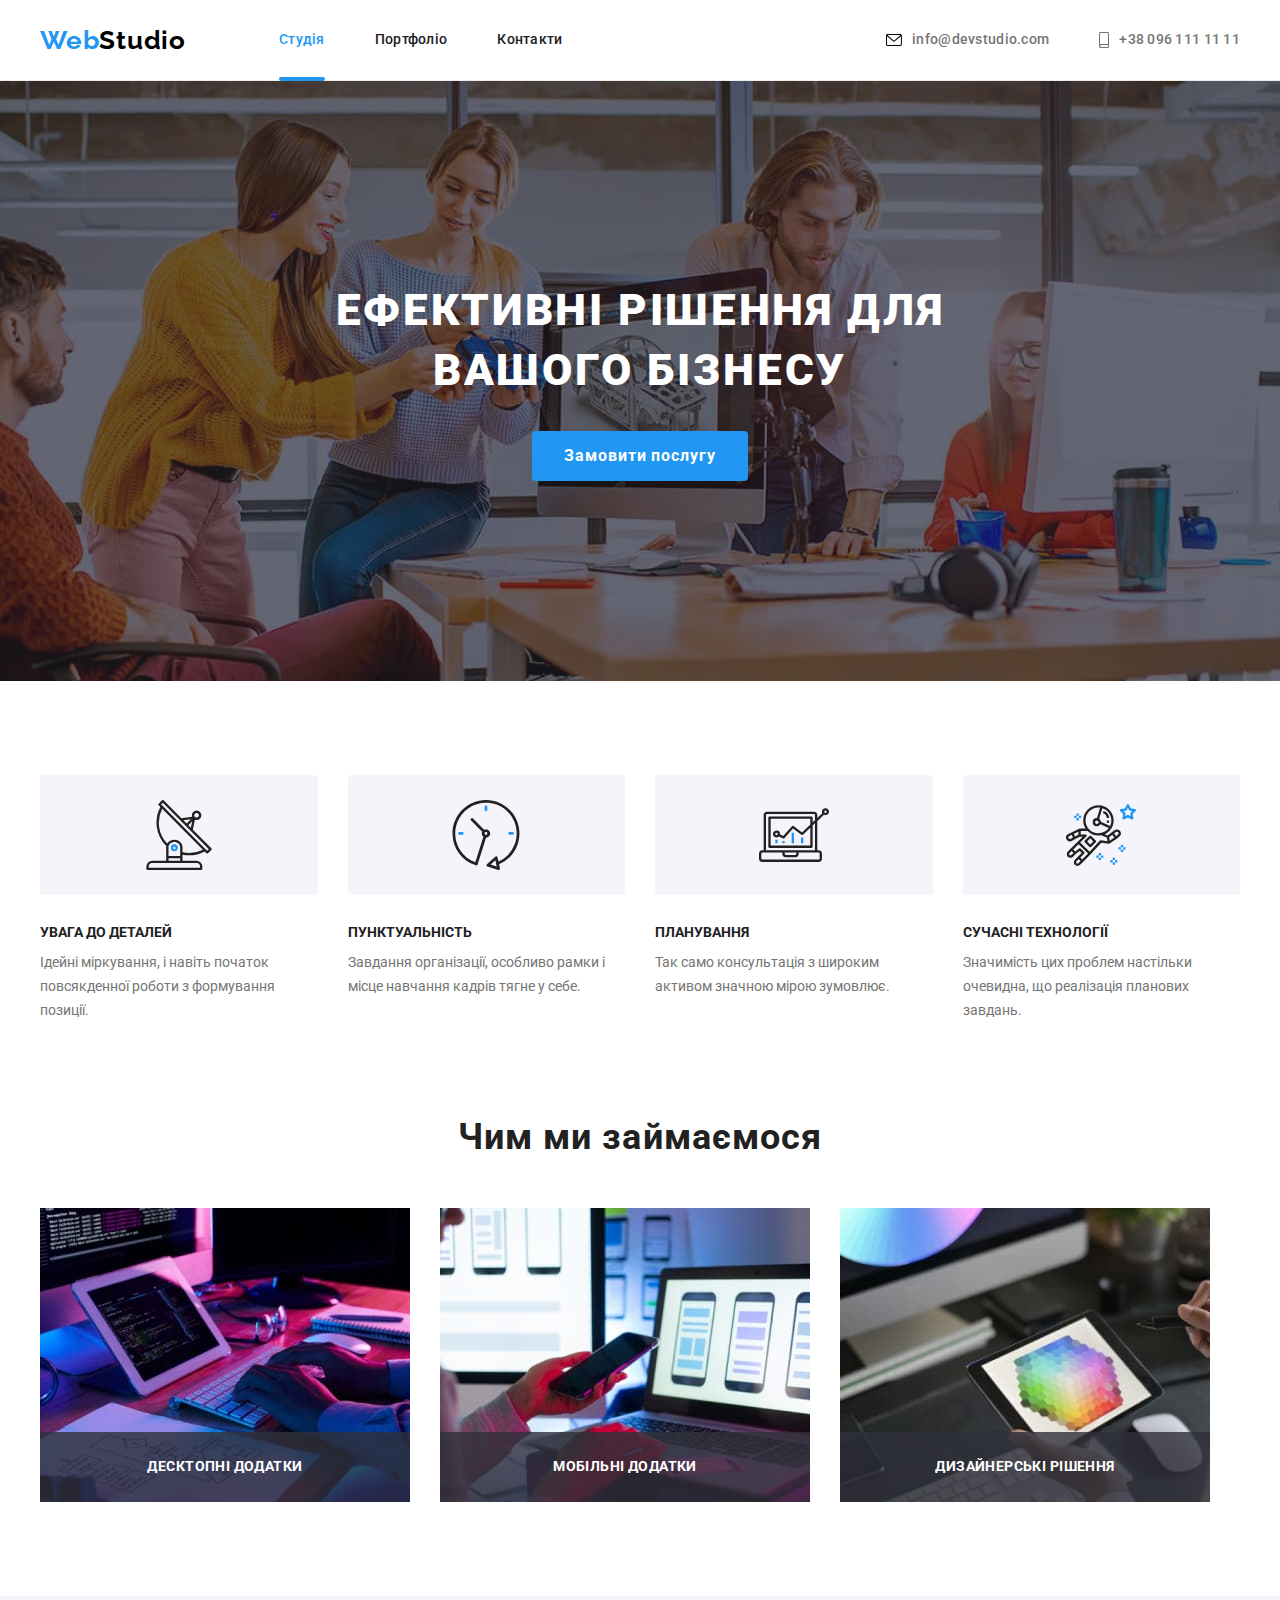
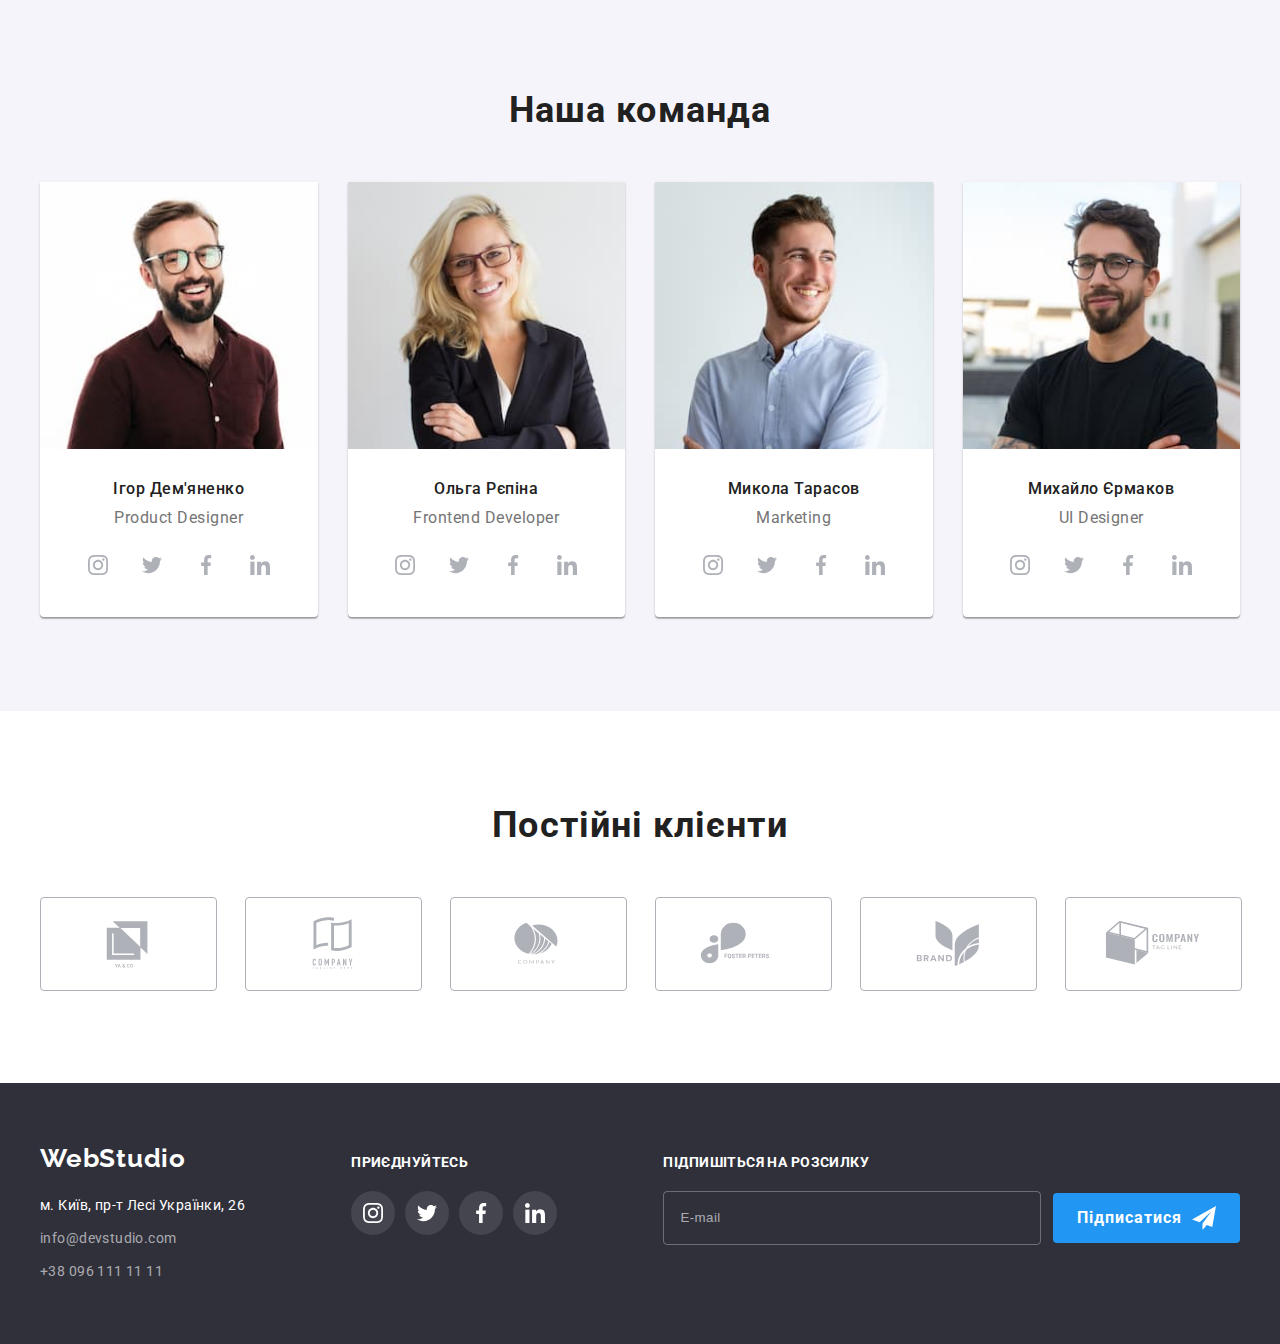
<file: index.html>
<!DOCTYPE html>
<html lang="uk">
  <head>
    <meta charset="UTF-8" />
    <meta http-equiv="X-UA-Compatible" content="IE=edge" />
    <meta name="viewport" content="width=device-width, initial-scale=1.0" />
    <title>WebStudio</title>
    <link
      rel="stylesheet"
      href="https://cdnjs.cloudflare.com/ajax/libs/modern-normalize/1.1.0/modern-normalize.min.css"
      integrity="sha512-wpPYUAdjBVSE4KJnH1VR1HeZfpl1ub8YT/NKx4PuQ5NmX2tKuGu6U/JRp5y+Y8XG2tV+wKQpNHVUX03MfMFn9Q=="
      crossorigin="anonymous"
      referrerpolicy="no-referrer"
    />
    <link rel="stylesheet" href="./css/main.min.css" />
    <link rel="preconnect" href="https://fonts.googleapis.com" />
    <link rel="preconnect" href="https://fonts.gstatic.com" crossorigin />
    <link
      href="https://fonts.googleapis.com/css2?family=Raleway:wght@700&family=Roboto:wght@400;500;700;900&display=swap"
      rel="stylesheet"
    />
  </head>
  <body>
    <header class="header">
      <div class="container header__container">
        <nav class="navigation header__navigation">
          <a href="#" class="logo header__logo"
            ><span class="logo__web">Web</span>Studio</a
          >
          <ul class="menu list">
            <li><a href="#" class="menu__link active">Студія</a></li>
            <li><a href="./portfolio.html" class="menu__link">Портфоліо</a></li>
            <li><a href="#" class="menu__link">Контакти</a></li>
          </ul>
        </nav>
        <ul class="contact list">
          <li>
            <a class="contact__link" href="mailto:info@devstudio.com"
              ><svg class="contact__icon" width="16" height="12">
                <use href="./images/symbol-defs.svg#icon-envelope"></use></svg
              >info@devstudio.com</a
            >
          </li>
          <li>
            <a class="contact__link" href="tel:+380961111111"
              ><svg class="contacts__icon" width="10" height="16">
                <use href="./images/symbol-defs.svg#icon-smartphone"></use></svg
              >+38 096 111 11 11</a
            >
          </li>
        </ul>
        <button class="menu-open" type="button" data-menu-open>
          <svg width="24" height="17">
            <use href="./images/symbol-defs.svg#icon-burger"></use>
          </svg>
        </button>
      </div>
      <div class="mob-menu is-hidden" data-menu>
        <div class="container">
          <div class="mob-menu-top">
            <button class="menu-close" type="button" data-menu-close>
              <svg width="19" height="19">
                <use href="./images/symbol-defs.svg#icon-menu-close"></use>
              </svg>
            </button>
            <ul class="mob-menu-list list">
              <li><a href="#" class="mob-menu-list__link active">Студія</a></li>
              <li>
                <a href="./portfolio.html" class="mob-menu-list__link"
                  >Портфоліо</a
                >
              </li>
              <li><a href="#" class="mob-menu-list__link">Контакти</a></li>
            </ul>
          </div>
          <div class="mob-menu-bottom">
            <ul class="mob-menu-contact list">
              <li>
                <a class="mob-menu-contact__tel" href="tel:+380961111111"
                  >+38 096 111 11 11</a
                >
              </li>
              <li>
                <a
                  class="mob-menu-contact__mail"
                  href="mailto:info@devstudio.com"
                  >info@devstudio.com</a
                >
              </li>
            </ul>
            <ul class="mob-menu-soc-list list">
              <li class="mob-menu-soc-item">
                <a
                  class="mob-menu-soc-link"
                  href="https://www.instagram.com/"
                  target="_blank"
                  rel="noopener noreferrer nofolow"
                  >Instagram</a
                >
              </li>
              <li class="mob-menu-soc-item">
                <a
                  class="mob-menu-soc-link"
                  href="https://twitter.com/?lang=uk"
                  target="_blank"
                  rel="noopener noreferrer nofolow"
                  >Twitter</a
                >
              </li>
              <li class="mob-menu-soc-item">
                <a
                  class="mob-menu-soc-link"
                  href="https://www.facebook.com/"
                  target="_blank"
                  rel="noopener noreferrer nofolow"
                  >Facebook</a
                >
              </li>
              <li class="mob-menu-soc-item">
                <a
                  class="mob-menu-soc-link"
                  href="https://www.linkedin.com/"
                  target="_blank"
                  rel="noopener noreferrer nofolow"
                  >LinkedIn</a
                >
              </li>
            </ul>
          </div>
        </div>
      </div>
    </header>
    <main class="main">
      <section class="hero margin__hero">
        <div>
          <h1 class="hero-title">Ефективні рішення для вашого бізнесу</h1>
          <button class="button" type="button" data-modal-open>
            Замовити послугу
          </button>
        </div>
      </section>
      <section class="benefits">
        <div class="container">
          <h2 class="visualy-hidden">Наші переваги</h2>
          <ul class="benefits-list">
            <li class="benefits-item">
              <h3 class="benefits-title">УВАГА ДО ДЕТАЛЕЙ</h3>
              <p class="benefits-description">
                Ідейні міркування, і навіть початок повсякденної роботи з
                формування позиції.
              </p>
            </li>
            <li class="benefits-item">
              <h3 class="benefits-title">ПУНКТУАЛЬНІСТЬ</h3>
              <p class="benefits-description">
                Завдання організації, особливо рамки і місце навчання кадрів
                тягне у себе.
              </p>
            </li>
            <li class="benefits-item">
              <h3 class="benefits-title">ПЛАНУВАННЯ</h3>
              <p class="benefits-description">
                Так само консультація з широким активом значною мірою зумовлює.
              </p>
            </li>
            <li class="benefits-item">
              <h3 class="benefits-title">СУЧАСНІ ТЕХНОЛОГІЇ</h3>
              <p class="benefits-description">
                Значимість цих проблем настільки очевидна, що реалізація
                планових завдань.
              </p>
            </li>
          </ul>
        </div>
      </section>
      <section class="projects">
        <div class="container">
          <h2 class="projects-title">Чим ми займаємося</h2>
          <ul class="projects-list">
            <li class="projects-item">
              <img
                srcset="
                  ./images/desktop-apps.jpg    1x,
                  ./images/desktop-apps-2x.jpg 2x
                "
                src="./images/desktop-apps.jpg"
                alt="Десктопні додатки"
                width="370"
              />
              <p class="projects-description">десктопні додатки</p>
            </li>
            <li class="projects-item">
              <img
                srcset="
                  ./images/mobile-apps.jpg    1x,
                  ./images/mobile-apps-2x.jpg 2x
                "
                src="./images/mobile-apps.jpg"
                alt="Мобільні додатки"
                width="370"
              />
              <p class="projects-description">мобільні додатки</p>
            </li>
            <li class="projects-item">
              <img
                srcset="
                  ./images/design-solutions.jpg    1x,
                  ./images/design-solutions-2x.jpg 2x
                "
                src="./images/design-solutions.jpg"
                alt="Дизайнерські рішення"
                width="370"
              />
              <p class="projects-description">дизайнерські рішення</p>
            </li>
          </ul>
        </div>
      </section>
      <section class="team">
        <div class="container">
          <h2 class="team-title">Наша команда</h2>
          <ul class="team-list">
            <li class="team-item">
              <picture>
                <source
                  srcset="
                    ./images/ihor-demianenko.jpg    1x,
                    ./images/ihor-demianenko-2x.jpg 2x
                  "
                  media="(min-width: 1200px)"
                />
                <source
                  srcset="
                    ./images/ihor-demianenko-tab.jpg    1x,
                    ./images/ihor-demianenko-tab-2x.jpg 2x
                  "
                  media="(min-width: 768px)"
                />
                <source
                  srcset="
                    ./images/ihor-demianenko-mob.jpg    1x,
                    ./images/ihor-demianenko-mob-2x.jpg 2x
                  "
                  media="(min-width: 320px)"
                />
                <img
                  src="./images/ihor-demianenko.jpg"
                  alt="Ігор Дем'яненко"
                  width="450"
                />
              </picture>
              <div>
                <h3 class="team-member">Ігор Дем'яненко</h3>
                <p lang="en" class="team-member-description">
                  Product Designer
                </p>
                <ul class="team-soc-list">
                  <li class="team-soc-list-item">
                    <a
                      class="team-soc-link"
                      href="https://www.instagram.com/"
                      target="_blank"
                      rel="noopener noreferrer nofolow"
                      ><svg class="team-soc-icon" width="20" height="20">
                        <use
                          href="./images/symbol-defs.svg#icon-instagram"
                        ></use></svg
                    ></a>
                  </li>
                  <li class="team-soc-list-item">
                    <a
                      class="team-soc-link"
                      href="https://twitter.com/?lang=uk"
                      target="_blank"
                      rel="noopener noreferrer nofolow"
                      ><svg class="team-soc-icon" width="20" height="20">
                        <use
                          href="./images/symbol-defs.svg#icon-twitter"
                        ></use></svg
                    ></a>
                  </li>
                  <li class="team-soc-list-item">
                    <a
                      class="team-soc-link"
                      href="https://www.facebook.com/"
                      target="_blank"
                      rel="noopener noreferrer nofolow"
                      ><svg class="team-soc-icon" width="20" height="20">
                        <use
                          href="./images/symbol-defs.svg#icon-facebook"
                        ></use></svg
                    ></a>
                  </li>
                  <li class="team-soc-list-item">
                    <a
                      class="team-soc-link"
                      href="https://www.linkedin.com/"
                      target="_blank"
                      rel="noopener noreferrer nofolow"
                      ><svg class="team-soc-icon" width="20" height="20">
                        <use
                          href="./images/symbol-defs.svg#icon-linkedin"
                        ></use></svg
                    ></a>
                  </li>
                </ul>
              </div>
            </li>
            <li class="team-item">
              <picture>
                <source
                  srcset="
                    ./images/olha-repina.jpg    1x,
                    ./images/olha-repina-2x.jpg 2x
                  "
                  media="(min-width: 1200px)"
                />
                <source
                  srcset="
                    ./images/olha-repina-tab.jpg    1x,
                    ./images/olha-repina-tab-2x.jpg 2x
                  "
                  media="(min-width: 768px)"
                />
                <source
                  srcset="
                    ./images/olha-repina-mob.jpg    1x,
                    ./images/olha-repina-mob-2x.jpg 2x
                  "
                  media="(min-width: 320px)"
                />
                <img
                  src="./images/olha-repina.jpg"
                  alt="Ольга Рєпіна"
                  width="450"
                />
              </picture>
              <div>
                <h3 class="team-member">Ольга Рєпіна</h3>
                <p lang="en" class="team-member-description">
                  Frontend Developer
                </p>
                <ul class="team-soc-list">
                  <li class="team-soc-list-item">
                    <a
                      class="team-soc-link"
                      href="https://www.instagram.com/"
                      target="_blank"
                      rel="noopener noreferrer nofolow"
                      ><svg class="team-soc-icon" width="20" height="20">
                        <use
                          href="./images/symbol-defs.svg#icon-instagram"
                        ></use></svg
                    ></a>
                  </li>
                  <li class="team-soc-list-item">
                    <a
                      class="team-soc-link"
                      href="https://twitter.com/?lang=uk"
                      target="_blank"
                      rel="noopener noreferrer nofolow"
                      ><svg class="team-soc-icon" width="20" height="20">
                        <use
                          href="./images/symbol-defs.svg#icon-twitter"
                        ></use></svg
                    ></a>
                  </li>
                  <li class="team-soc-list-item">
                    <a
                      class="team-soc-link"
                      href="https://www.facebook.com/"
                      target="_blank"
                      rel="noopener noreferrer nofolow"
                      ><svg class="team-soc-icon" width="20" height="20">
                        <use
                          href="./images/symbol-defs.svg#icon-facebook"
                        ></use></svg
                    ></a>
                  </li>
                  <li class="team-soc-list-item">
                    <a
                      class="team-soc-link"
                      href="https://www.linkedin.com/"
                      target="_blank"
                      rel="noopener noreferrer nofolow"
                      ><svg class="team-soc-icon" width="20" height="20">
                        <use
                          href="./images/symbol-defs.svg#icon-linkedin"
                        ></use></svg
                    ></a>
                  </li>
                </ul>
              </div>
            </li>
            <li class="team-item">
              <picture>
                <source
                  srcset="
                    ./images/mykola-tarasov.jpg    1x,
                    ./images/mykola-tarasov-2x.jpg 2x
                  "
                  media="(min-width: 1200px)"
                />
                <source
                  srcset="
                    ./images/mykola-tarasov-tab.jpg    1x,
                    ./images/mykola-tarasov-tab-2x.jpg 2x
                  "
                  media="(min-width: 768px)"
                />
                <source
                  srcset="
                    ./images/mykola-tarasov-mob.jpg    1x,
                    ./images/mykola-tarasov-mob-2x.jpg 2x
                  "
                  media="(min-width: 320px)"
                />
                <img
                  src="./images/mykola-tarasov.jpg"
                  alt="Микола Тарасов"
                  width="450"
                />
              </picture>
              <div>
                <h3 class="team-member">Микола Тарасов</h3>
                <p lang="en" class="team-member-description">Marketing</p>
                <ul class="team-soc-list">
                  <li class="team-soc-list-item">
                    <a
                      class="team-soc-link"
                      href="https://www.instagram.com/"
                      target="_blank"
                      rel="noopener noreferrer nofolow"
                      ><svg class="team-soc-icon" width="20" height="20">
                        <use
                          href="./images/symbol-defs.svg#icon-instagram"
                        ></use></svg
                    ></a>
                  </li>
                  <li class="team-soc-list-item">
                    <a
                      class="team-soc-link"
                      href="https://twitter.com/?lang=uk"
                      target="_blank"
                      rel="noopener noreferrer nofolow"
                      ><svg class="team-soc-icon" width="20" height="20">
                        <use
                          href="./images/symbol-defs.svg#icon-twitter"
                        ></use></svg
                    ></a>
                  </li>
                  <li class="team-soc-list-item">
                    <a
                      class="team-soc-link"
                      href="https://www.facebook.com/"
                      target="_blank"
                      rel="noopener noreferrer nofolow"
                      ><svg class="team-soc-icon" width="20" height="20">
                        <use
                          href="./images/symbol-defs.svg#icon-facebook"
                        ></use></svg
                    ></a>
                  </li>
                  <li class="team-soc-list-item">
                    <a
                      class="team-soc-link"
                      href="https://www.linkedin.com/"
                      target="_blank"
                      rel="noopener noreferrer nofolow"
                      ><svg class="team-soc-icon" width="20" height="20">
                        <use
                          href="./images/symbol-defs.svg#icon-linkedin"
                        ></use></svg
                    ></a>
                  </li>
                </ul>
              </div>
            </li>
            <li class="team-item">
              <picture>
                <source
                  srcset="
                    ./images/myhailo-ermakov.jpg    1x,
                    ./images/myhailo-ermakov-2x.jpg 2x
                  "
                  media="(min-width: 1200px)"
                />
                <source
                  srcset="
                    ./images/myhailo-ermakov-tab.jpg    1x,
                    ./images/myhailo-ermakov-tab-2x.jpg 2x
                  "
                  media="(min-width: 768px)"
                />
                <source
                  srcset="
                    ./images/myhailo-ermakov-mob.jpg    1x,
                    ./images/myhailo-ermakov-mob-2x.jpg 2x
                  "
                  media="(min-width: 320px)"
                />
                <img
                  src="./images/myhailo-ermakov.jpg"
                  alt="Михайло Єрмаков"
                  width="450"
                />
              </picture>
              <div>
                <h3 class="team-member">Михайло Єрмаков</h3>
                <p lang="en" class="team-member-description">UI Designer</p>
                <ul class="team-soc-list">
                  <li class="team-soc-list-item">
                    <a
                      class="team-soc-link"
                      href="https://www.instagram.com/"
                      target="_blank"
                      rel="noopener noreferrer nofolow"
                      ><svg class="team-soc-icon" width="20" height="20">
                        <use
                          href="./images/symbol-defs.svg#icon-instagram"
                        ></use></svg
                    ></a>
                  </li>
                  <li class="team-soc-list-item">
                    <a
                      class="team-soc-link"
                      href="https://twitter.com/?lang=uk"
                      target="_blank"
                      rel="noopener noreferrer nofolow"
                      ><svg class="team-soc-icon" width="20" height="20">
                        <use
                          href="./images/symbol-defs.svg#icon-twitter"
                        ></use></svg
                    ></a>
                  </li>
                  <li class="team-soc-list-item">
                    <a
                      class="team-soc-link"
                      href="https://www.facebook.com/"
                      target="_blank"
                      rel="noopener noreferrer nofolow"
                      ><svg class="team-soc-icon" width="20" height="20">
                        <use
                          href="./images/symbol-defs.svg#icon-facebook"
                        ></use></svg
                    ></a>
                  </li>
                  <li class="team-soc-list-item">
                    <a
                      class="team-soc-link"
                      href="https://www.linkedin.com/"
                      target="_blank"
                      rel="noopener noreferrer nofolow"
                      ><svg class="team-soc-icon" width="20" height="20">
                        <use
                          href="./images/symbol-defs.svg#icon-linkedin"
                        ></use></svg
                    ></a>
                  </li>
                </ul>
              </div>
            </li>
          </ul>
        </div>
      </section>
      <section class="clients">
        <div class="container">
          <h2 class="clients-title">Постійні клієнти</h2>
          <ul class="clients-list">
            <li class="clients-item">
              <a
                class="clients-link"
                href="#"
                target="_blank"
                rel="noopener noreferrer nofolow"
              >
                <svg class="clients-icon" width="106" height="60">
                  <use href="./images/symbol-defs.svg#icon-company1"></use>
                </svg>
              </a>
            </li>
            <li class="clients-item">
              <a
                class="clients-link"
                href="#"
                target="_blank"
                rel="noopener noreferrer nofolow"
              >
                <svg class="clients-icon" width="106" height="60">
                  <use href="./images/symbol-defs.svg#icon-company2"></use>
                </svg>
              </a>
            </li>
            <li class="clients-item">
              <a
                class="clients-link"
                href="#"
                target="_blank"
                rel="noopener noreferrer nofolow"
              >
                <svg class="clients-icon" width="106" height="60">
                  <use href="./images/symbol-defs.svg#icon-company3"></use>
                </svg>
              </a>
            </li>
            <li class="clients-item">
              <a
                class="clients-link"
                href="#"
                target="_blank"
                rel="noopener noreferrer nofolow"
              >
                <svg class="clients-icon" width="106" height="60">
                  <use href="./images/symbol-defs.svg#icon-company4"></use>
                </svg>
              </a>
            </li>
            <li class="clients-item">
              <a
                class="clients-link"
                href="#"
                target="_blank"
                rel="noopener noreferrer nofolow"
              >
                <svg class="clients-icon" width="106" height="60">
                  <use href="./images/symbol-defs.svg#icon-company5"></use>
                </svg>
              </a>
            </li>
            <li class="clients-item">
              <a
                class="clients-link"
                href="#"
                target="_blank"
                rel="noopener noreferrer nofolow"
              >
                <svg class="clients-icon" width="106" height="60">
                  <use href="./images/symbol-defs.svg#icon-company6"></use>
                </svg>
              </a>
            </li>
          </ul>
        </div>
      </section>
    </main>
    <footer class="footer">
      <div class="container footer__container">
        <div class="adress-section margin__adress-section">
          <a href="#" class="adress-section__logo"><span>Web</span>Studio</a>
          <address class="address">
            <ul class="address__list">
              <li class="address__item">
                <a
                  href="https://goo.gl/maps/hwoyvG3h6WkW7fARA"
                  target="_blank"
                  rel="noopener noreferrer nofolow"
                  class="address__map-link"
                >
                  м. Київ, пр-т Лесі Українки, 26
                </a>
              </li>
              <li class="address__item">
                <a href="mailto:info@devstudio.com" class="address__link"
                  >info@devstudio.com</a
                >
              </li>
              <li class="address__item">
                <a href="tel:+380961111111" class="address__link"
                  >+38 096 111 11 11</a
                >
              </li>
            </ul>
          </address>
        </div>
        <div class="soc-section margin__soc-section">
          <p class="soc-section__description">приєднуйтесь</p>
          <ul class="social social__list">
            <li class="social__item">
              <a
                class="social__link"
                href="https://www.instagram.com/"
                target="_blank"
                rel="noopener noreferrer nofolow"
                ><svg width="20" height="20">
                  <use
                    href="./images/symbol-defs.svg#icon-instagram"
                  ></use></svg
              ></a>
            </li>
            <li class="social__item">
              <a
                class="social__link"
                href="https://twitter.com/?lang=uk"
                target="_blank"
                rel="noopener noreferrer nofolow"
                ><svg width="20" height="20">
                  <use href="./images/symbol-defs.svg#icon-twitter"></use></svg
              ></a>
            </li>
            <li class="social__item">
              <a
                class="social__link"
                href="https://www.facebook.com/"
                target="_blank"
                rel="noopener noreferrer nofolow"
                ><svg width="20" height="20">
                  <use href="./images/symbol-defs.svg#icon-facebook"></use></svg
              ></a>
            </li>
            <li class="social__item">
              <a
                class="social__link"
                href="https://www.linkedin.com/"
                target="_blank"
                rel="noopener noreferrer nofolow"
                ><svg width="20" height="20">
                  <use href="./images/symbol-defs.svg#icon-linkedin"></use></svg
              ></a>
            </li>
          </ul>
        </div>
        <div class="sub-section">
          <p class="sub-section__description">Підпишіться на розсилку</p>
          <div class="sub-form position__sub-form">
            <input class="sub-form__input" type="text" placeholder="E-mail" />
            <button class="button sub-form__button">
              Підписатися
              <svg width="24" height="24">
                <use href="./images/symbol-defs.svg#icon-plain"></use>
              </svg>
            </button>
          </div>
        </div>
      </div>
    </footer>
    <div class="backdrop is-hidden" data-modal>
      <div class="modal-window">
        <button class="close-modal" type="button" data-modal-close>
          <svg class="close-icon" width="18" height="18">
            <use href="./images/symbol-defs.svg#icon-close"></use>
          </svg>
        </button>
        <p class="modal-title">Залиште свої дані, ми вам передзвонимо</p>
        <form class="modal-form">
          <div class="modal-field">
            <label class="modal-lable" for="user-name">Ім'я</label>
            <div class="input-wrap">
              <input
                class="modal-input"
                type="text"
                name="user-name"
                id="user-name"
              />
              <svg class="modal-icon" width="18" height="18">
                <use href="./images/symbol-defs.svg#icon-user"></use>
              </svg>
            </div>
          </div>
          <div class="modal-field">
            <label class="modal-lable" for="user-tel">Телефон</label>
            <div class="input-wrap">
              <input
                class="modal-input"
                type="text"
                name="user-tel"
                id="user-tel"
              />
              <svg class="modal-icon" width="18" height="18">
                <use href="./images/symbol-defs.svg#icon-phone"></use>
              </svg>
            </div>
          </div>
          <div class="modal-field">
            <label class="modal-lable" for="user-email">Пошта</label>
            <div class="input-wrap">
              <input
                class="modal-input"
                type="text"
                name="user-email"
                id="user-email"
              />
              <svg class="modal-icon" width="18" height="18">
                <use href="./images/symbol-defs.svg#icon-email"></use>
              </svg>
            </div>
          </div>
          <div class="modal-textarea-wrap">
            <label class="modal-lable" for="user-comments">Коментар</label>
            <textarea
              class="modal-textarea"
              name="user-comments"
              placeholder="Введіть текст"
              id="user-comments"
            ></textarea>
          </div>
          <div class="modal-conditions-wrap">
            <input
              class="input-check visualy-hidden"
              type="checkbox"
              name="conditions"
              id="conditions"
            />
            <label class="form-conditions" for="conditions">
              <span>
                <svg width="16" height="15">
                  <use href="./images/symbol-defs.svg#icon-checkbox"></use>
                </svg>
              </span>
              Погоджуюся з розсилкою та приймаю
            </label>
            <a class="form-conditions-link" href="#">Умови договору</a>
          </div>
          <div class="modal-button-wrap">
            <button class="button modal" type="submit">Відправити</button>
          </div>
        </form>
      </div>
    </div>
    <script src="./js/modal.js"></script>
    <script src="./js/menu.js"></script>
  </body>
</html>
</file>
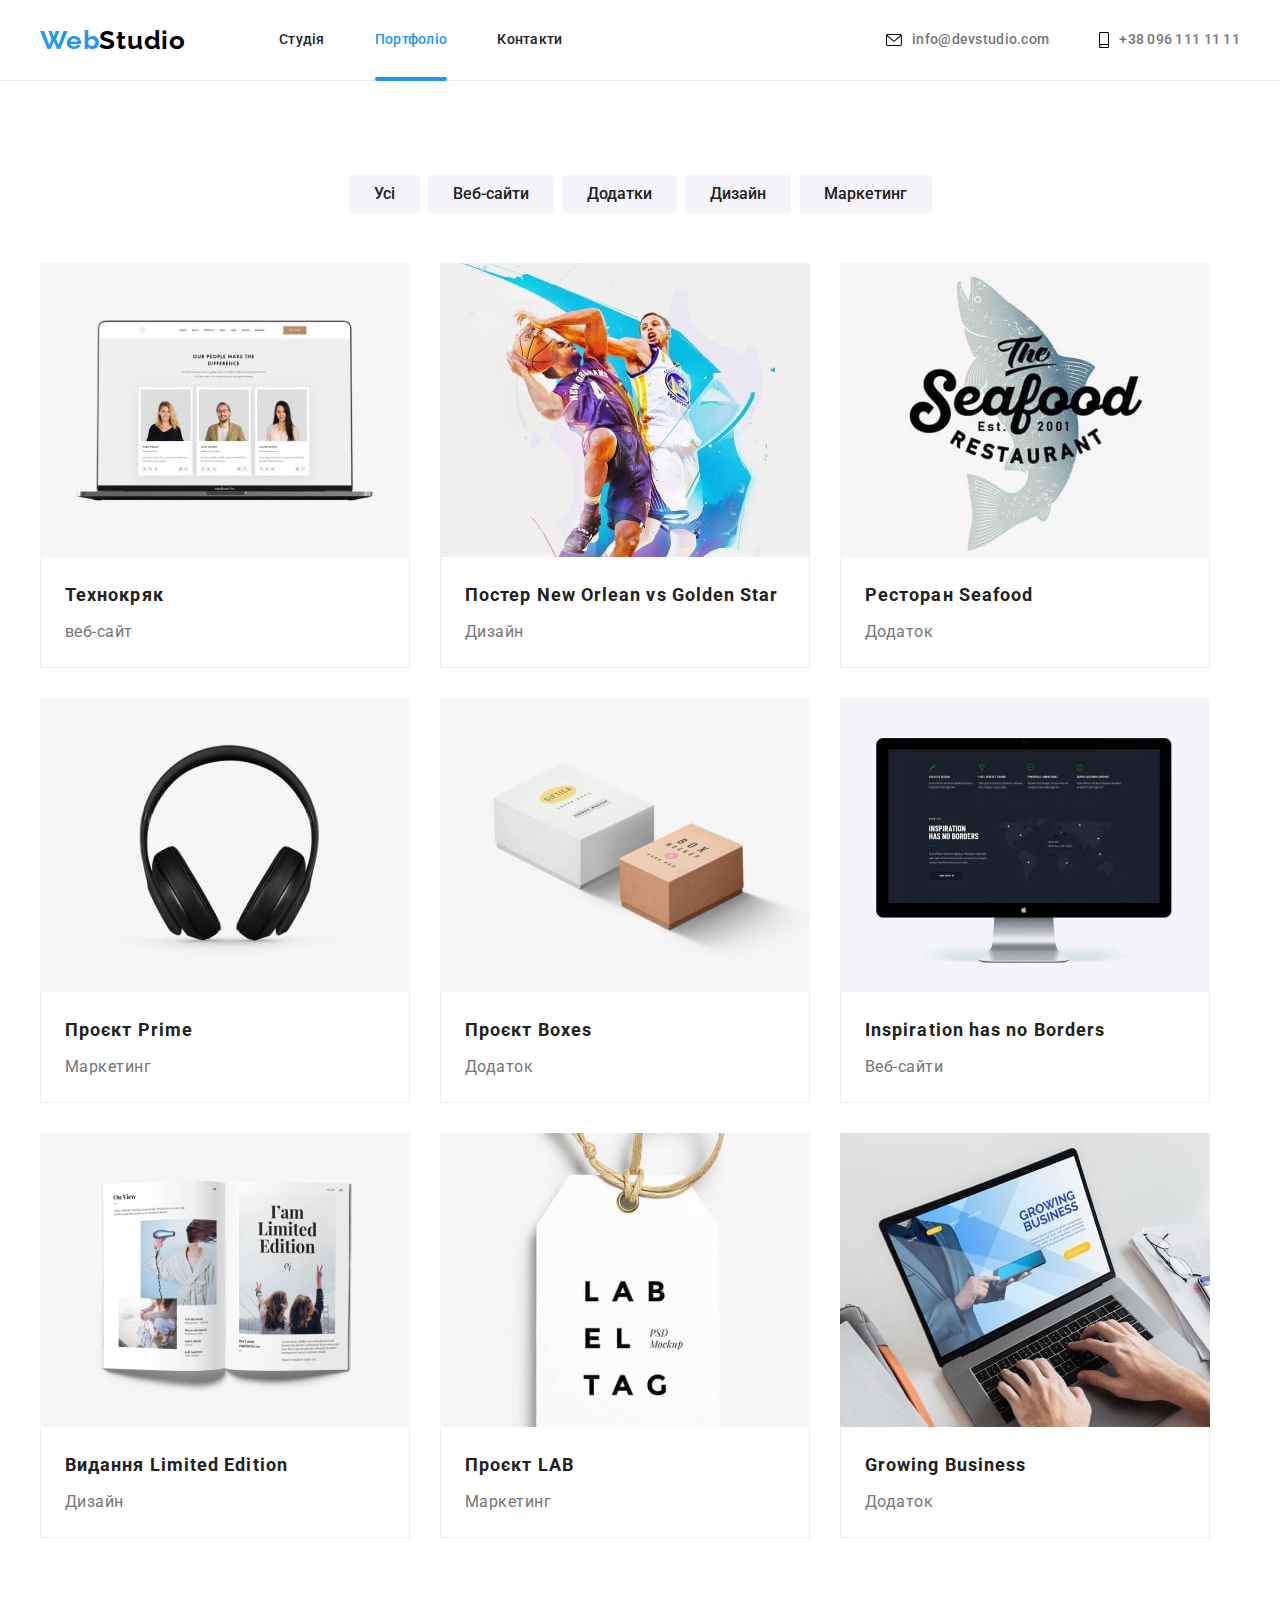
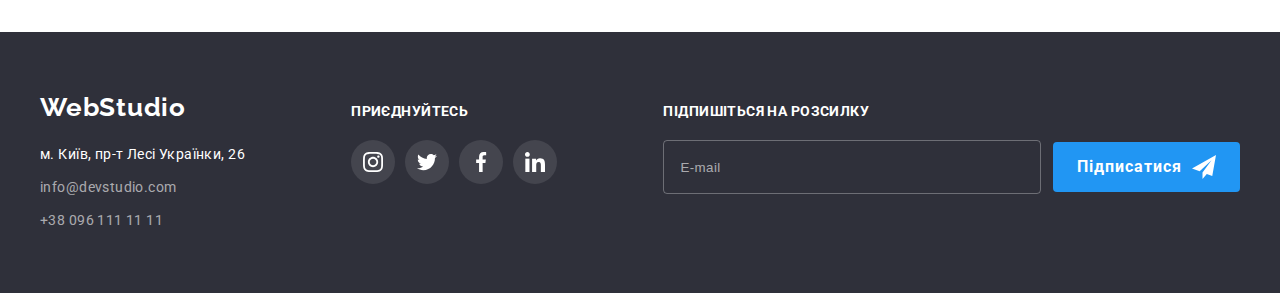
<file: portfolio.html>
<!DOCTYPE html>
<html lang="uk">
  <head>
    <meta charset="UTF-8" />
    <meta http-equiv="X-UA-Compatible" content="IE=edge" />
    <meta name="viewport" content="width=device-width, initial-scale=1.0" />
    <title>WebStudio</title>
    <link
      rel="stylesheet"
      href="https://cdnjs.cloudflare.com/ajax/libs/modern-normalize/1.1.0/modern-normalize.min.css"
      integrity="sha512-wpPYUAdjBVSE4KJnH1VR1HeZfpl1ub8YT/NKx4PuQ5NmX2tKuGu6U/JRp5y+Y8XG2tV+wKQpNHVUX03MfMFn9Q=="
      crossorigin="anonymous"
      referrerpolicy="no-referrer"
    />
    <link rel="stylesheet" href="./css/main.min.css" />
    <link rel="preconnect" href="https://fonts.googleapis.com" />
    <link rel="preconnect" href="https://fonts.gstatic.com" crossorigin />
    <link
      href="https://fonts.googleapis.com/css2?family=Raleway:wght@700&family=Roboto:wght@400;500;700;900&display=swap"
      rel="stylesheet"
    />
  </head>
  <body>
    <header class="header">
      <div class="container header__container">
        <nav class="navigation header__navigation">
          <a href="./index.html" class="logo header__logo"
            ><span class="logo__web">Web</span>Studio</a
          >
          <ul class="menu list">
            <li><a href="./index.html" class="menu__link">Студія</a></li>
            <li>
              <a href="./portfolio.html" class="menu__link active">Портфоліо</a>
            </li>
            <li><a href="#" class="menu__link">Контакти</a></li>
          </ul>
        </nav>
        <ul class="contact list">
          <li>
            <a class="contact__link" href="mailto:info@devstudio.com"
              ><svg class="contact__icon" width="16" height="12">
                <use href="./images/symbol-defs.svg#icon-envelope"></use></svg
              >info@devstudio.com</a
            >
          </li>
          <li>
            <a class="contact__link" href="tel:+380961111111"
              ><svg class="contact__icon" width="10" height="16">
                <use href="./images/symbol-defs.svg#icon-smartphone"></use></svg
              >+38 096 111 11 11</a
            >
          </li>
        </ul>
      </div>
    </header>
    <main class="main">
      <section class="portfolio">
        <div class="container">
          <ul class="filter-buttons">
            <li><button type="button" class="button-secondary">Усі</button></li>
            <li>
              <button type="button" class="button-secondary">Веб-сайти</button>
            </li>
            <li>
              <button type="button" class="button-secondary">Додатки</button>
            </li>
            <li>
              <button type="button" class="button-secondary">Дизайн</button>
            </li>
            <li>
              <button type="button" class="button-secondary">Маркетинг</button>
            </li>
          </ul>
          <ul class="portfolio-list">
            <li class="portfolio-item">
              <a
                class="portfolio-link"
                href="#"
                target="_blank"
                rel="noopener noreferrer nofolow"
              >
                <div class="portfolio-animation-box">
                  <img
                    src="./images/technocrack.jpg"
                    alt="Веб-сайт"
                    width="370"
                  />
                  <p class="overlay">
                    Ресурс пропонує комплексні пропозиції з різним рівнем
                    функціоналу та сервісів. Все це дозволить відвідувачу
                    отримати вичерпні відомості про компанію чи приватну особу.
                  </p>
                </div>
                <div class="portfolio-item-border">
                  <h2 class="portfolio-title">Технокряк</h2>
                  <p class="portfolio-description">веб-сайт</p>
                </div>
              </a>
            </li>
            <li class="portfolio-item">
              <a
                class="portfolio-link"
                href="#"
                target="_blank"
                rel="noopener noreferrer nofolow"
              >
                <div class="portfolio-animation-box">
                  <img src="./images/poster.jpg" alt="постер" width="370" />
                  <p class="overlay">
                    Ресурс пропонує комплексні пропозиції з різним рівнем
                    функціоналу та сервісів. Все це дозволить відвідувачу
                    отримати вичерпні відомості про компанію чи приватну особу.
                  </p>
                </div>
                <div class="portfolio-item-border">
                  <h2 class="portfolio-title">
                    Постер New Orlean vs Golden Star
                  </h2>
                  <p class="portfolio-description">Дизайн</p>
                </div>
              </a>
            </li>
            <li class="portfolio-item">
              <a
                class="portfolio-link"
                href="#"
                target="_blank"
                rel="noopener noreferrer nofolow"
              >
                <div class="portfolio-animation-box">
                  <img
                    src="./images/restaurant.jpg"
                    alt="лого ресторану"
                    width="370"
                  />
                  <p class="overlay">
                    Ресурс пропонує комплексні пропозиції з різним рівнем
                    функціоналу та сервісів. Все це дозволить відвідувачу
                    отримати вичерпні відомості про компанію чи приватну особу.
                  </p>
                </div>
                <div class="portfolio-item-border">
                  <h2 class="portfolio-title">Ресторан Seafood</h2>
                  <p class="portfolio-description">Додаток</p>
                </div>
              </a>
            </li>
            <li class="portfolio-item">
              <a
                class="portfolio-link"
                href="#"
                target="_blank"
                rel="noopener noreferrer nofolow"
              >
                <div class="portfolio-animation-box">
                  <img
                    src="./images/headphones.jpg"
                    alt="навушники"
                    width="370"
                  />
                  <p class="overlay">
                    Ресурс пропонує комплексні пропозиції з різним рівнем
                    функціоналу та сервісів. Все це дозволить відвідувачу
                    отримати вичерпні відомості про компанію чи приватну особу.
                  </p>
                </div>
                <div class="portfolio-item-border">
                  <h2 class="portfolio-title">Проєкт Prime</h2>
                  <p class="portfolio-description">Маркетинг</p>
                </div>
              </a>
            </li>
            <li class="portfolio-item">
              <a
                class="portfolio-link"
                href="#"
                target="_blank"
                rel="noopener noreferrer nofolow"
              >
                <div class="portfolio-animation-box">
                  <img src="./images/boxes.jpg" alt="коробочка" width="370" />
                  <p class="overlay">
                    Ресурс пропонує комплексні пропозиції з різним рівнем
                    функціоналу та сервісів. Все це дозволить відвідувачу
                    отримати вичерпні відомості про компанію чи приватну особу.
                  </p>
                </div>
                <div class="portfolio-item-border">
                  <h2 class="portfolio-title">Проєкт Boxes</h2>
                  <p class="portfolio-description">Додаток</p>
                </div>
              </a>
            </li>
            <li class="portfolio-item">
              <a
                class="portfolio-link"
                href="#"
                target="_blank"
                rel="noopener noreferrer nofolow"
              >
                <div class="portfolio-animation-box">
                  <img src="./images/web-site.jpg" alt="веб-сайт" width="370" />
                  <p class="overlay">
                    Ресурс пропонує комплексні пропозиції з різним рівнем
                    функціоналу та сервісів. Все це дозволить відвідувачу
                    отримати вичерпні відомості про компанію чи приватну особу.
                  </p>
                </div>
                <div class="portfolio-item-border">
                  <h2 class="portfolio-title">Inspiration has no Borders</h2>
                  <p class="portfolio-description">Веб-сайти</p>
                </div>
              </a>
            </li>
            <li class="portfolio-item">
              <a
                class="portfolio-link"
                href="#"
                target="_blank"
                rel="noopener noreferrer nofolow"
              >
                <div class="portfolio-animation-box">
                  <img src="./images/publication.jpg" alt="книга" width="370" />
                  <p class="overlay">
                    Ресурс пропонує комплексні пропозиції з різним рівнем
                    функціоналу та сервісів. Все це дозволить відвідувачу
                    отримати вичерпні відомості про компанію чи приватну особу.
                  </p>
                </div>
                <div class="portfolio-item-border">
                  <h2 class="portfolio-title">Видання Limited Edition</h2>
                  <p class="portfolio-description">Дизайн</p>
                </div>
              </a>
            </li>
            <li class="portfolio-item">
              <a
                class="portfolio-link"
                href="#"
                target="_blank"
                rel="noopener noreferrer nofolow"
              >
                <div class="portfolio-animation-box">
                  <img src="./images/lab.jpg" alt="лого проекту" width="370" />
                  <p class="overlay">
                    Ресурс пропонує комплексні пропозиції з різним рівнем
                    функціоналу та сервісів. Все це дозволить відвідувачу
                    отримати вичерпні відомості про компанію чи приватну особу.
                  </p>
                </div>
                <div class="portfolio-item-border">
                  <h2 class="portfolio-title">Проєкт LAB</h2>
                  <p class="portfolio-description">Маркетинг</p>
                </div>
              </a>
            </li>
            <li class="portfolio-item">
              <a
                class="portfolio-link"
                href="#"
                target="_blank"
                rel="noopener noreferrer nofolow"
              >
                <div class="portfolio-animation-box">
                  <img src="./images/app.jpg" alt="додаток" width="370" />
                  <p class="overlay">
                    Ресурс пропонує комплексні пропозиції з різним рівнем
                    функціоналу та сервісів. Все це дозволить відвідувачу
                    отримати вичерпні відомості про компанію чи приватну особу.
                  </p>
                </div>
                <div class="portfolio-item-border">
                  <h2 class="portfolio-title">Growing Business</h2>
                  <p class="portfolio-description">Додаток</p>
                </div>
              </a>
            </li>
          </ul>
        </div>
      </section>
    </main>
    <footer class="footer">
      <div class="container footer__container">
        <div class="adress-section margin__adress-section">
          <a href="#" class="adress-section__logo"><span>Web</span>Studio</a>
          <address class="address">
            <ul class="address__list">
              <li class="address__item">
                <a
                  href="https://goo.gl/maps/hwoyvG3h6WkW7fARA"
                  target="_blank"
                  rel="noopener noreferrer nofolow"
                  class="address__map-link"
                >
                  м. Київ, пр-т Лесі Українки, 26
                </a>
              </li>
              <li class="address__item">
                <a href="mailto:info@devstudio.com" class="address__link"
                  >info@devstudio.com</a
                >
              </li>
              <li class="address__item">
                <a href="tel:+380961111111" class="address__link"
                  >+38 096 111 11 11</a
                >
              </li>
            </ul>
          </address>
        </div>
        <div class="soc-section margin__soc-section">
          <p class="soc-section__description">приєднуйтесь</p>
          <ul class="social social__list">
            <li class="social__item">
              <a
                class="social__link"
                href="https://www.instagram.com/"
                target="_blank"
                rel="noopener noreferrer nofolow"
                ><svg width="20" height="20">
                  <use
                    href="./images/symbol-defs.svg#icon-instagram"
                  ></use></svg
              ></a>
            </li>
            <li class="social__item">
              <a
                class="social__link"
                href="https://twitter.com/?lang=uk"
                target="_blank"
                rel="noopener noreferrer nofolow"
                ><svg width="20" height="20">
                  <use href="./images/symbol-defs.svg#icon-twitter"></use></svg
              ></a>
            </li>
            <li class="social__item">
              <a
                class="social__link"
                href="https://www.facebook.com/"
                target="_blank"
                rel="noopener noreferrer nofolow"
                ><svg width="20" height="20">
                  <use href="./images/symbol-defs.svg#icon-facebook"></use></svg
              ></a>
            </li>
            <li class="social__item">
              <a
                class="social__link"
                href="https://www.linkedin.com/"
                target="_blank"
                rel="noopener noreferrer nofolow"
                ><svg width="20" height="20">
                  <use href="./images/symbol-defs.svg#icon-linkedin"></use></svg
              ></a>
            </li>
          </ul>
        </div>
        <div class="sub-section">
          <p class="sub-section__description">Підпишіться на розсилку</p>
          <div class="sub-form position__sub-form">
            <input class="sub-form__input" type="text" placeholder="E-mail" />
            <button class="button sub-form__button">
              Підписатися
              <svg width="24" height="24">
                <use href="./images/symbol-defs.svg#icon-plain"></use>
              </svg>
            </button>
          </div>
        </div>
      </div>
    </footer>
  </body>
</html>
</file>
<file: css/main.min.css>
:root{--title-text-color: #212121;--paragraph-text-color: #757575;--secondary-text-color: #ffffff;--accent-color: #2196f3;--hover-focus-color: #188ce8;--background-main-color: #ffffff;--background-footer-color: #2f303a;--background-secondary-color: #f5f4fa;--border-item-color: #eeeeee;--secondary-icon-color: #afb1b8;--main-font: "Roboto"}p,h1,h2,h3,h4,h5,h6{margin:0}ul,ol{margin:0;padding-left:0}address{font-style:normal}img{display:block;max-width:100%;height:auto;width:100%}body{margin:0;background:var(--background-main-color);color:var(--title-text-color);font-family:var(--main-font),sans-serif}.container{margin:0 auto;width:100%;padding-left:15px;padding-right:15px}@media screen and (min-width: 480px){.container{max-width:480px}}@media screen and (min-width: 768px){.container{max-width:768px}}@media screen and (min-width: 1200px){.container{max-width:1200px}}.list{display:flex;list-style:none}.button{padding:10px 24px;border-radius:4px;border:0px;font-family:inherit;font-weight:700;font-size:16px;line-height:1.88;letter-spacing:.06em;color:var(--secondary-text-color);background-color:var(--accent-color);cursor:pointer;transition-property:background-color;transition-duration:250ms;transition-timing-function:cubic-bezier(0.4, 0, 0.2, 1)}.button:hover,.button:focus{background-color:var(--hover-focus-color)}@media screen and (min-width: 1200px){.button{padding:10px 32px}}.button-secondary{padding:6px 25px;border-radius:4px;border:0px;font-family:inherit;font-weight:500;font-size:16px;line-height:1.62;color:var(--title-text-color);background-color:var(--background-secondary-color);cursor:pointer;outline:none;transition-property:color,background-color,box-shadow;transition-duration:250ms;transition-timing-function:cubic-bezier(0.4, 0, 0.2, 1)}.button-secondary:hover,.button-secondary:focus{color:var(--secondary-text-color);background-color:var(--accent-color);box-shadow:0px 3px 1px rgba(0,0,0,.1),0px 1px 2px rgba(0,0,0,.08),0px 2px 2px rgba(0,0,0,.12)}.modal{padding:10px 52px}.sub-form__button{padding:10px 24px;display:flex;align-items:center;gap:10px;fill:var(--background-main-color);width:-webkit-fit-content;width:-moz-fit-content;width:fit-content}.menu-open{padding:12px 8px;border:0;background-color:rgba(0,0,0,0);cursor:pointer}@media screen and (min-width: 768px){.menu-open{display:none}}.menu-open:hover,.menu-open:focus{fill:var(--accent-color)}.menu-close{padding:11px;border:0;background-color:rgba(0,0,0,0);display:block;position:absolute;top:10px;right:15px;cursor:pointer}@media screen and (min-width: 768px){.menu-close{display:none}}.menu-close:hover,.menu-close:focus{fill:var(--accent-color)}.backdrop{width:100%;height:100%;background-color:rgba(0,0,0,.2);position:fixed;top:0;transition-property:opacity,visibility;transition-duration:250ms;transition-timing-function:cubic-bezier(0.4, 0, 0.2, 1)}.modal-window{width:450px;min-height:581px;background-color:var(--background-main-color);border-radius:4px;position:absolute;top:50%;left:50%;padding:40px;transform:translate(-50%, -50%) scale(1);transition-property:transform,border-radius;transition-duration:250ms;transition-timing-function:cubic-bezier(0.4, 0, 0.2, 1)}@media screen and (min-width: 1200px){.modal-window{width:528px}}@media screen and (max-width: 479px){.modal-window{width:100%}}.backdrop.is-hidden .modal-window{transform:translate(-50%, -50%) scale(0);border-radius:50%}.close-modal{width:30px;height:30px;border-radius:50%;border:1px solid rgba(0,0,0,.1);background-color:rgba(0,0,0,0);cursor:pointer;display:flex;align-items:center;justify-content:center;position:absolute;right:8px;top:8px;outline:0;transition-property:background-color,fill;transition-duration:250ms;transition-timing-function:cubic-bezier(0.4, 0, 0.2, 1)}.close-modal:hover,.close-modal:focus{background-color:var(--accent-color);fill:var(--background-main-color)}.is-hidden{opacity:0;visibility:hidden;pointer-events:none}.modal-title{font-weight:700;font-size:20px;line-height:1.15;text-align:center;letter-spacing:.03em;margin-bottom:12px}.modal-input{width:100%;height:40px;padding-left:42px;border:1px solid rgba(33,33,33,.2);border-radius:4px;font-size:12px;line-height:14px;letter-spacing:1.16;outline:rgba(0,0,0,0);transition-property:border-color;transition-duration:250ms;transition-timing-function:cubic-bezier(0.4, 0, 0.2, 1)}.modal-input:focus,.modal-input:hover{border-color:var(--accent-color)}.modal-icon{position:absolute;left:12px;top:50%;transform:translateY(-50%)}.modal-input:focus+.modal-icon,.modal-input:hover+.modal-icon{fill:var(--accent-color)}.modal-textarea{width:100%;height:120px;padding:12px 16px;border:1px solid rgba(33,33,33,.2);border-radius:4px;resize:none;font-size:12px;line-height:14px;letter-spacing:1.16;outline:rgba(0,0,0,0);transition-property:border-color;transition-duration:250ms;transition-timing-function:cubic-bezier(0.4, 0, 0.2, 1)}.modal-textarea:focus,.modal-textarea:hover{border-color:var(--accent-color)}.modal-textarea::-moz-placeholder{font-size:12px;line-height:14px;letter-spacing:1.16;color:rgba(117,117,117,.5)}.modal-textarea:-ms-input-placeholder{font-size:12px;line-height:14px;letter-spacing:1.16;color:rgba(117,117,117,.5)}.modal-textarea::placeholder{font-size:12px;line-height:14px;letter-spacing:1.16;color:rgba(117,117,117,.5)}.modal-textarea-wrap{margin-bottom:20px}.modal-lable{font-size:12px;line-height:1.16;letter-spacing:.01em;color:var(--paragraph-text-color)}.modal-field{margin-bottom:10px}.input-wrap{position:relative;display:flex;align-items:center}.modal-conditions-wrap{display:flex;margin-bottom:30px;align-items:center;justify-content:center}.form-conditions{font-size:12px;line-height:1.17;letter-spacing:.03em;color:var(--paragraph-text-color);display:flex;align-items:center;gap:8px}.form-conditions span{width:16px;height:15px;border:2px solid var(--title-text-color);border-radius:2px;display:flex;align-items:center;justify-content:center;fill:rgba(0,0,0,0)}.input-check:checked+.form-conditions span{fill:var(--background-main-color);background-color:var(--accent-color);border-color:rgba(0,0,0,0)}.input-check:focus+.form-conditions span{border-color:var(--accent-color)}@media screen and (min-width: 1200px){.form-conditions{font-size:14px;line-height:1.71}}.form-conditions-link{font-size:12px;line-height:1.17;letter-spacing:.03em;color:var(--accent-color);margin-left:5px}@media screen and (min-width: 1200px){.form-conditions-link{font-size:14px;line-height:1.71}}.modal-button-wrap{text-align:center}.mob-menu{width:100vw;height:100vh;padding:48px 40px;background-color:var(--background-main-color);position:fixed;top:0;z-index:1}.mob-menu>.container{height:100%;display:flex;flex-direction:column;justify-content:space-between}@media screen and (min-width: 768px){.mob-menu{display:none}}.mob-menu-list{flex-direction:column;gap:32px;margin-bottom:64px}.mob-menu-list__link{text-decoration:none;font-weight:500;font-size:40px;letter-spacing:.02em;color:var(--title-text-color)}.mob-menu-list__link:hover,.mob-menu-list__link:focus{color:var(--accent-color)}.mob-menu-list__link.active{color:var(--accent-color)}.mob-menu-contact{flex-direction:column;gap:32px;margin-bottom:64px}.mob-menu-contact__tel{font-weight:500;font-size:34px;line-height:1.18;letter-spacing:.02em;color:var(--accent-color);text-decoration:none}.mob-menu-contact__mail{font-weight:500;font-size:24px;line-height:1.17;letter-spacing:.02em;color:var(--paragraph-text-color);text-decoration:none}.mob-menu-soc-list{gap:20px}.mob-menu-soc-link{font-weight:500;font-size:18px;line-height:1.22;letter-spacing:.02em;color:var(--accent-color);text-decoration:none}.mob-menu-soc-item{position:relative}.mob-menu-soc-item:not(:first-child)::before{content:"";width:1px;height:22px;background-color:rgba(33,33,33,.2);position:absolute;left:-10px}.header{background:var(--background-main-color);border-bottom:1px solid #ececec}.header__container{display:flex;justify-content:space-between}.header__navigation{display:flex;align-items:center}.logo{font-family:"Raleway";font-weight:700;font-size:24px;line-height:1.17;text-decoration:none;letter-spacing:.03em;color:#000}@media screen and (min-width: 1200px){.logo{font-size:26px;line-height:1.19}}@media screen and (min-width: 768px){.header__logo{margin-right:87px}}@media screen and (min-width: 1200px){.header__logo{margin-right:93px}}.logo__web{color:var(--accent-color)}.menu{display:none;gap:50px}@media screen and (min-width: 768px){.menu{display:flex}}.menu__link{display:block;padding-top:32px;padding-bottom:32px;font-weight:500;font-size:14px;line-height:1.14;letter-spacing:.02em;text-decoration:none;color:var(--title-text-color);outline:0;position:relative;transition-property:color;transition-duration:250ms;transition-timing-function:cubic-bezier(0.4, 0, 0.2, 1)}.menu__link:hover,.menu__link:focus{color:var(--accent-color)}.menu__link::before{content:"";width:100%;height:4px;border-radius:2px;background-color:var(--accent-color);position:absolute;bottom:-1px;transform:scaleX(0);opacity:0;transition-property:transform,opacity;transition-duration:250ms;transition-timing-function:cubic-bezier(0.4, 0, 0.2, 1)}.menu__link:hover::before,.menu__link:focus::before{transform:scaleX(1);opacity:1}.menu__link.active{color:var(--accent-color)}.active::before{transform:scaleX(1);opacity:1}.contact{display:none}@media screen and (min-width: 768px){.contact{display:flex;flex-direction:column;justify-content:center;gap:10px}}@media screen and (min-width: 1200px){.contact{display:flex;flex-direction:row;flex-wrap:nowrap;gap:50px}}.contact__link{display:flex;align-items:center;gap:10px;font-weight:500;font-size:12px;line-height:1.17;letter-spacing:.02em;color:var(--paragraph-text-color);text-decoration:none;outline:0;transition-property:color;transition-duration:250ms;transition-timing-function:cubic-bezier(0.4, 0, 0.2, 1)}.contact__link:hover,.contact__link:focus{color:var(--accent-color)}@media screen and (min-width: 1200px){.contact__link{padding-top:32px;padding-bottom:32px;font-size:14px;line-height:1.14}}.contacts__icon{fill:currentColor;transition-property:fill;transition-duration:250ms;transition-timing-function:cubic-bezier(0.4, 0, 0.2, 1)}.hero{padding-top:118px;padding-bottom:118px;text-align:center;background-color:var(--background-footer-color);background-image:linear-gradient(rgba(47, 48, 58, 0.4), rgba(47, 48, 58, 0.4)),url(../images/hero-background-mobile.jpg);background-repeat:no-repeat;background-position:center;background-size:cover;max-width:1600px}@media(min-device-pixel-ratio: 2),(-webkit-min-device-pixel-ratio: 2),(min-resolution: 192dpi),(min-resolution: 2dppx){.hero{background-image:linear-gradient(rgba(47, 48, 58, 0.4), rgba(47, 48, 58, 0.4)),url(../images/hero-background-mobile-2x.jpg)}}@media screen and (min-width: 768px){.hero{background-image:linear-gradient(rgba(47, 48, 58, 0.4), rgba(47, 48, 58, 0.4)),url(../images/hero-background-tablet.jpg)}}@media screen and (min-width: 768px)and (min-device-pixel-ratio: 2),screen and (min-width: 768px)and (-webkit-min-device-pixel-ratio: 2),screen and (min-width: 768px)and (min-resolution: 192dpi),screen and (min-width: 768px)and (min-resolution: 2dppx){.hero{background-image:linear-gradient(rgba(47, 48, 58, 0.4), rgba(47, 48, 58, 0.4)),url(../images/hero-background-tablet-2x.jpg)}}@media screen and (min-width: 1200px){.hero{background-image:linear-gradient(rgba(47, 48, 58, 0.4), rgba(47, 48, 58, 0.4)),url(../images/hero-background.jpg);padding-top:200px;padding-bottom:200px}}@media screen and (min-width: 1200px)and (min-device-pixel-ratio: 2),screen and (min-width: 1200px)and (-webkit-min-device-pixel-ratio: 2),screen and (min-width: 1200px)and (min-resolution: 192dpi),screen and (min-width: 1200px)and (min-resolution: 2dppx){.hero{background-image:linear-gradient(rgba(47, 48, 58, 0.4), rgba(47, 48, 58, 0.4)),url(../images/hero-background-2x.jpg)}}.margin__hero{margin:0 auto}.hero-title{margin-bottom:30px;margin-left:auto;margin-right:auto;width:100%;font-weight:900;font-size:26px;line-height:1.62;letter-spacing:.06em;text-transform:uppercase;color:var(--secondary-text-color)}@media screen and (min-width: 480px){.hero-title{width:360px}}@media screen and (min-width: 1200px){.hero-title{font-size:44px;line-height:1.36;width:696px}}.benefits{padding-top:60px;padding-bottom:60px}@media screen and (min-width: 1200px){.benefits{padding-top:94px;padding-bottom:94px}}.visualy-hidden{position:absolute;white-space:nowrap;width:1px;height:1px;overflow:hidden;border:0;padding:0;clip:rect(0 0 0 0);-webkit-clip-path:inset(50%);clip-path:inset(50%);margin:-1px}.benefits-list{display:flex;flex-wrap:wrap;gap:30px;list-style:none}.benefits-item{width:100%}@media screen and (min-width: 768px){.benefits-item{width:calc((100% - 30px)/2)}}@media screen and (min-width: 1200px){.benefits-item{width:calc((100% - 90px)/4)}}.benefits-item:nth-child(1)::before{content:"";display:block;width:100%;height:120px;border-radius:4px;background-image:url(../images/sputnik.svg);background-color:var(--background-secondary-color);background-repeat:no-repeat;background-position:center;margin-bottom:30px}.benefits-item:nth-child(2)::before{content:"";display:block;width:100%;height:120px;border-radius:4px;background-image:url(../images/clock.svg);background-color:var(--background-secondary-color);background-repeat:no-repeat;background-position:center;margin-bottom:30px}.benefits-item:nth-child(3)::before{content:"";display:block;width:100%;height:120px;border-radius:4px;background-image:url(../images/diagram.svg);background-color:var(--background-secondary-color);background-repeat:no-repeat;background-position:center;margin-bottom:30px}.benefits-item:nth-child(4)::before{content:"";display:block;width:100%;height:120px;border-radius:4px;background-image:url(../images/astronaut.svg);background-color:var(--background-secondary-color);background-repeat:no-repeat;background-position:center;margin-bottom:30px}.benefits-title{margin-bottom:10px;font-weight:700;font-size:14px;line-height:1.14;text-transform:uppercase}.benefits-description{font-size:14px;line-height:1.71;color:var(--paragraph-text-color)}.projects{padding-top:0px;padding-bottom:94px;display:none}@media screen and (min-width: 1200px){.projects{display:block}}.projects-title{margin-bottom:50px;font-weight:700;font-size:36px;line-height:1.16;text-align:center;letter-spacing:.03em}.projects-list{display:flex;gap:30px;list-style:none}.projects-item{position:relative}.projects-description{font-weight:700;font-size:14px;line-height:1.14;letter-spacing:.03em;text-align:center;text-transform:uppercase;color:var(--secondary-text-color);position:absolute;bottom:0;width:100%;height:70px;display:flex;align-items:center;justify-content:center;background-image:linear-gradient(rgba(47, 48, 58, 0.8), rgba(47, 48, 58, 0.8))}.team{padding-top:60px;padding-bottom:60px;background-color:var(--background-secondary-color)}@media screen and (min-width: 1200px){.team{padding-top:94px;padding-bottom:94px}}.team-title{margin-bottom:30px;font-weight:700;font-size:28px;line-height:1.18;text-align:center;letter-spacing:.03em}@media screen and (min-width: 1200px){.team-title{margin-bottom:50px;font-size:36px;line-height:1.16}}.team-list{display:flex;flex-wrap:wrap;gap:30px;list-style:none}.team-item{width:100%;border-radius:0px 0px 4px 4px;box-shadow:0px 1px 3px rgba(0,0,0,.12),0px 1px 1px rgba(0,0,0,.14),0px 2px 1px rgba(0,0,0,.2);text-align:center;background-color:var(--background-main-color)}.team-item div{padding-top:30px;padding-bottom:30px}@media screen and (min-width: 768px){.team-item{width:calc((100% - 30px)/2)}}@media screen and (min-width: 1200px){.team-item{width:calc((100% - 90px)/4)}}.team-member{margin-bottom:10px;font-weight:500;font-size:16px;line-height:1.19;letter-spacing:.03em}.team-member-description{line-height:1.19;letter-spacing:.03em;margin-bottom:16px;color:var(--paragraph-text-color)}.team-soc-list{display:flex;justify-content:center;gap:10px;list-style:none}.team-soc-list-item{width:44px;height:44px}.team-soc-link{width:100%;height:100%;display:flex;justify-content:center;align-items:center;border-radius:50%;fill:var(--secondary-icon-color);outline:0;transition-property:fill,background-color;transition-duration:250ms;transition-timing-function:cubic-bezier(0.4, 0, 0.2, 1)}.team-soc-link:focus,.team-soc-link:hover{background-color:var(--accent-color);fill:#fff}.clients{padding-top:60px;padding-bottom:60px}@media screen and (min-width: 1200px){.clients{padding-top:94px;padding-bottom:94px}}.clients-title{margin-bottom:30px;font-weight:700;font-size:28px;line-height:1.18;text-align:center;letter-spacing:.03em}@media screen and (min-width: 1200px){.clients-title{margin-bottom:50px;font-size:36px;line-height:1.16}}.clients-list{display:flex;flex-wrap:wrap;gap:30px;list-style:none}.clients-item{height:92px;width:calc((100% - 30px)/2)}@media screen and (min-width: 768px){.clients-item{width:calc((100% - 60px)/3)}}@media screen and (min-width: 1200px){.clients-item{width:calc((100% - 150px)/6)}}.clients-link{display:flex;width:100%;height:100%;border:1px solid var(--secondary-icon-color);border-radius:4px;align-items:center;justify-content:center;transition-property:border;transition-duration:250ms;transition-timing-function:cubic-bezier(0.4, 0, 0.2, 1);outline:0}.clients-link:hover,.clients-link:focus{border:1px solid var(--hover-focus-color)}.clients-icon{fill:var(--secondary-icon-color);transition-property:fill;transition-duration:250ms;transition-timing-function:cubic-bezier(0.4, 0, 0.2, 1)}.clients-link:hover .clients-icon,.clients-link:focus .clients-icon{fill:var(--hover-focus-color)}.footer{padding:60px 0px;background-color:var(--background-footer-color)}.footer__container{display:flex;flex-wrap:wrap;gap:60px;align-items:baseline;text-align:center}@media screen and (min-width: 1200px){.footer__container{text-align:left;gap:0}}.margin__adress-section{margin:0 auto}@media screen and (min-width: 1200px){.margin__adress-section{margin:0;margin-right:auto}}.adress-section__logo{display:inline-block;margin-bottom:20px;font-family:"Raleway";font-weight:700;font-size:26px;line-height:1.19;text-decoration:none;letter-spacing:.03em;color:var(--secondary-text-color)}.address{font-style:normal}.address__list{list-style:none}.address__item:not(:last-child){margin-bottom:9px}.address__map-link{font-size:14px;line-height:1.71;letter-spacing:.03em;color:var(--secondary-text-color);text-decoration:none;transition-property:color;transition-duration:250ms;transition-timing-function:cubic-bezier(0.4, 0, 0.2, 1)}.address__map-link:hover,.address__map-link:focus{color:var(--accent-color)}.address__link{font-size:14px;line-height:1.71;letter-spacing:.03em;color:rgba(255,255,255,.6);text-decoration:none;transition-property:color;transition-duration:250ms;transition-timing-function:cubic-bezier(0.4, 0, 0.2, 1)}.address__link:hover,.address__link:focus{color:var(--accent-color)}.margin__soc-section{margin:0 auto}@media screen and (min-width: 1200px){.margin__soc-section{margin:0;margin-right:auto}}.soc-section__description{margin-bottom:20px;font-weight:700;font-size:14px;line-height:1.14;letter-spacing:.03em;text-transform:uppercase;color:var(--secondary-text-color)}.social__list{display:flex;gap:10px;list-style:none}.social__item{width:44px;height:44px}.social__link{display:flex;justify-content:center;align-items:center;border-radius:50%;background-color:rgba(255,255,255,.1);width:100%;height:100%;fill:#fff;outline:0;transition-property:background-color;transition-duration:250ms;transition-timing-function:cubic-bezier(0.4, 0, 0.2, 1)}.social__link:hover,.social__link:focus{background-color:var(--hover-focus-color);border-radius:50%}.sub-section{margin:0 auto}@media screen and (min-width: 1200px){.sub-section{margin:0}}.sub-section__description{margin-bottom:20px;font-weight:700;font-size:14px;line-height:1.14;letter-spacing:.03em;text-transform:uppercase;color:var(--secondary-text-color)}.position__sub-form{display:flex;flex-wrap:wrap;justify-content:center;gap:20px}@media screen and (min-width: 768px){.position__sub-form{flex-direction:column;align-items:center}}@media screen and (min-width: 1200px){.position__sub-form{flex-direction:row;gap:12px}}.sub-form__input{color:var(--secondary-text-color);line-height:1.25;letter-spacing:.03em;width:100%;height:50px;border:1px solid rgba(255,255,255,.3);border-radius:4px;background-color:rgba(0,0,0,0);padding-left:16px;outline:none;transition-property:border-color;transition-duration:250ms;transition-timing-function:cubic-bezier(0.4, 0, 0.2, 1)}.sub-form__input::-moz-placeholder{line-height:1.25;letter-spacing:.03em;color:rgba(255,255,255,.6)}.sub-form__input:-ms-input-placeholder{line-height:1.25;letter-spacing:.03em;color:rgba(255,255,255,.6)}.sub-form__input::placeholder{line-height:1.25;letter-spacing:.03em;color:rgba(255,255,255,.6)}.sub-form__input:hover,.sub-form__input:focus{border-color:var(--accent-color)}@media screen and (min-width: 480px){.sub-form__input{width:450px}}@media screen and (min-width: 1200px){.sub-form__input{width:358px}}.portfolio{padding-top:94px;padding-bottom:94px}.filter-buttons{display:flex;gap:8px;justify-content:center;text-align:center;margin-bottom:50px;list-style:none}.portfolio-list{display:flex;flex-wrap:wrap;gap:30px;list-style:none}.portfolio-item{width:370px}.portfolio-link{display:block;text-decoration:none;outline:0;transition-property:box-shadow;transition-duration:250ms;transition-timing-function:cubic-bezier(0.4, 0, 0.2, 1)}.portfolio-link:hover,.portfolio-link:focus{box-shadow:0px 1px 1px rgba(0,0,0,.12),0px 4px 4px rgba(0,0,0,.06),1px 4px 6px rgba(0,0,0,.16)}.portfolio-link:hover .overlay,.portfolio-link:focus .overlay{transform:translate(0)}.portfolio-item-border{padding:20px 24px;border-right:1px solid var(--border-item-color);border-bottom:1px solid var(--border-item-color);border-left:1px solid var(--border-item-color)}.portfolio-title{margin-bottom:4px;font-size:18px;line-height:2;letter-spacing:.06em;color:var(--title-text-color)}.portfolio-description{line-height:1.88;letter-spacing:.03em;color:var(--paragraph-text-color)}.portfolio-animation-box{position:relative;overflow:hidden}.overlay{display:flex;position:absolute;top:0;height:100%;padding:63px 24px;overflow:auto;font-size:18px;line-height:1.56;letter-spacing:.03em;color:var(--secondary-text-color);background-color:rgba(33,150,243,.9);transform:translateY(101%);transition-property:transform;transition-duration:250ms;transition-timing-function:cubic-bezier(0.4, 0, 0.2, 1)}/*# sourceMappingURL=main.min.css.map */
</file>
